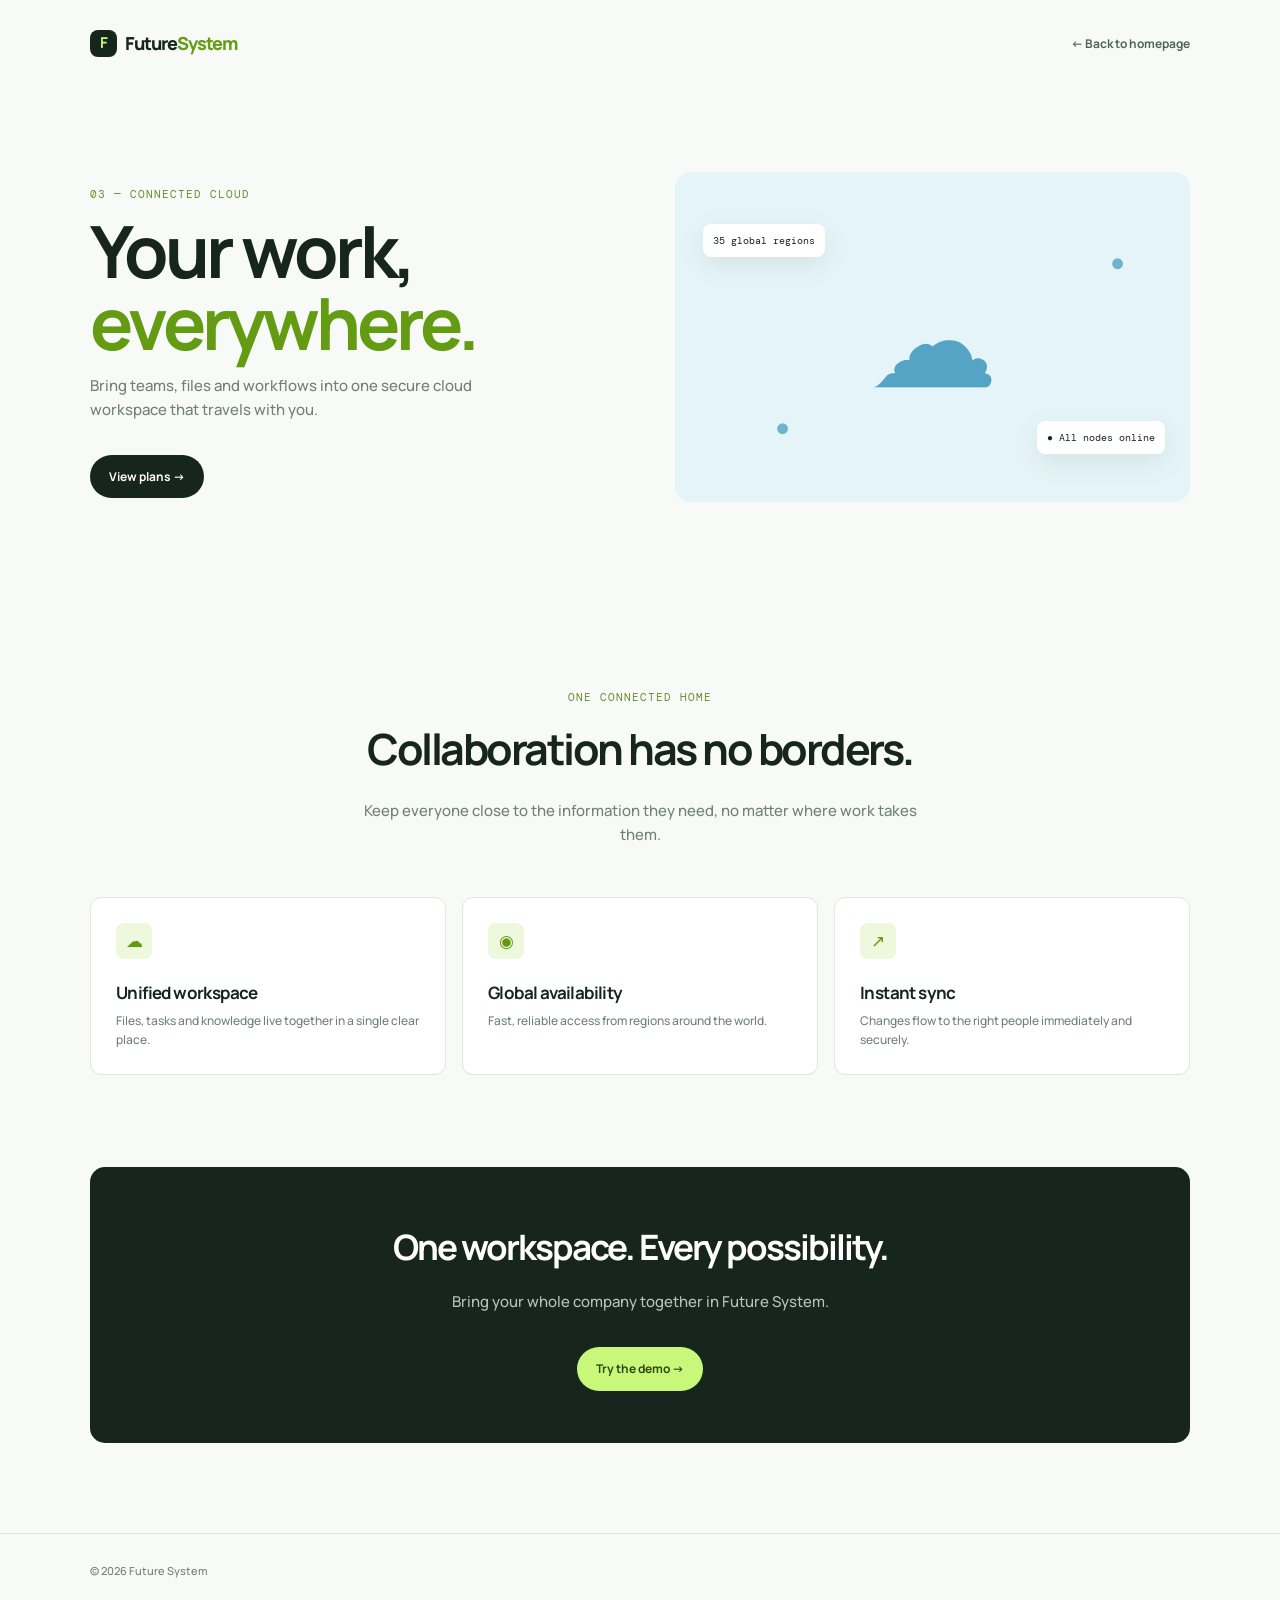
<file: cloud.html>
<!doctype html>
<html lang="en">
  <head>
    <meta charset="UTF-8" />
    <meta name="viewport" content="width=device-width, initial-scale=1.0" />

    <title>Cloud — Future System</title>
    
    <link rel="preconnect" href="https://fonts.googleapis.com" />
    <link rel="preconnect" href="https://fonts.gstatic.com" crossorigin />
    <link rel="icon" href="data:image/svg+xml,%3Csvg xmlns='http://www.w3.org/2000/svg' viewBox='0 0 64 64'%3E%3Crect x='3' y='3' width='58' height='58' rx='16' fill='%2306111d' stroke='%2300d9ff' stroke-width='3'/%3E%3Cpath d='M21 16h27v8H30v7h15v8H30v10h-9z' fill='%23baff3d'/%3E%3C/svg%3E">
    <link
      href="https://fonts.googleapis.com/css2?family=DM+Mono&family=Manrope:wght@400;500;600;700;800&display=swap"
      rel="stylesheet"
    />

    <link rel="stylesheet" href="feature.css" />
  </head>

  <body>
    <header class="shell top">
      <a class="brand" href="index.html">
        <b>F</b>
        Future<span>System</span>
      </a>

      <a class="back" href="index.html">← Back to homepage</a>
    </header>

    <main>
      <section class="shell hero">
        <div>
          <p class="eyebrow">03 — CONNECTED CLOUD</p>

          <h1>Your work, <em>everywhere.</em></h1>

          <p>
            Bring teams, files and workflows into one secure cloud workspace
            that travels with you.
          </p>

          <a class="button" href="index.html#pricing">
            View plans →
          </a>
        </div>

        <div class="visual cloud-visual">
          <div class="cloud-symbol">☁</div>

          <span class="node n1">●</span>
          <span class="node n2">●</span>
          <span class="node n3">●</span>

          <span class="bubble one">35 global regions</span>
          <span class="bubble two">● All nodes online</span>
        </div>
      </section>

      <section class="shell content">
        <div class="intro">
          <p class="eyebrow">ONE CONNECTED HOME</p>

          <h2>Collaboration has no borders.</h2>

          <p>
            Keep everyone close to the information they need, no matter where
            work takes them.
          </p>
        </div>

        <div class="grid">
          <article class="card">
            <i>☁</i>
            <h3>Unified workspace</h3>

            <p>
              Files, tasks and knowledge live together in a single clear
              place.
            </p>
          </article>

          <article class="card">
            <i>◉</i>
            <h3>Global availability</h3>

            <p>
              Fast, reliable access from regions around the world.
            </p>
          </article>

          <article class="card">
            <i>↗</i>
            <h3>Instant sync</h3>

            <p>
              Changes flow to the right people immediately and securely.
            </p>
          </article>
        </div>
      </section>

      <section class="shell cta">
        <h2>One workspace. Every possibility.</h2>

        <p>
          Bring your whole company together in Future System.
        </p>

        <a class="button" href="index.html#login">
          Try the demo →
        </a>
      </section>
    </main>

    <footer>
      <div class="shell">
        © 2026 Future System
      </div>
    </footer>
  </body>
</html>
</file>
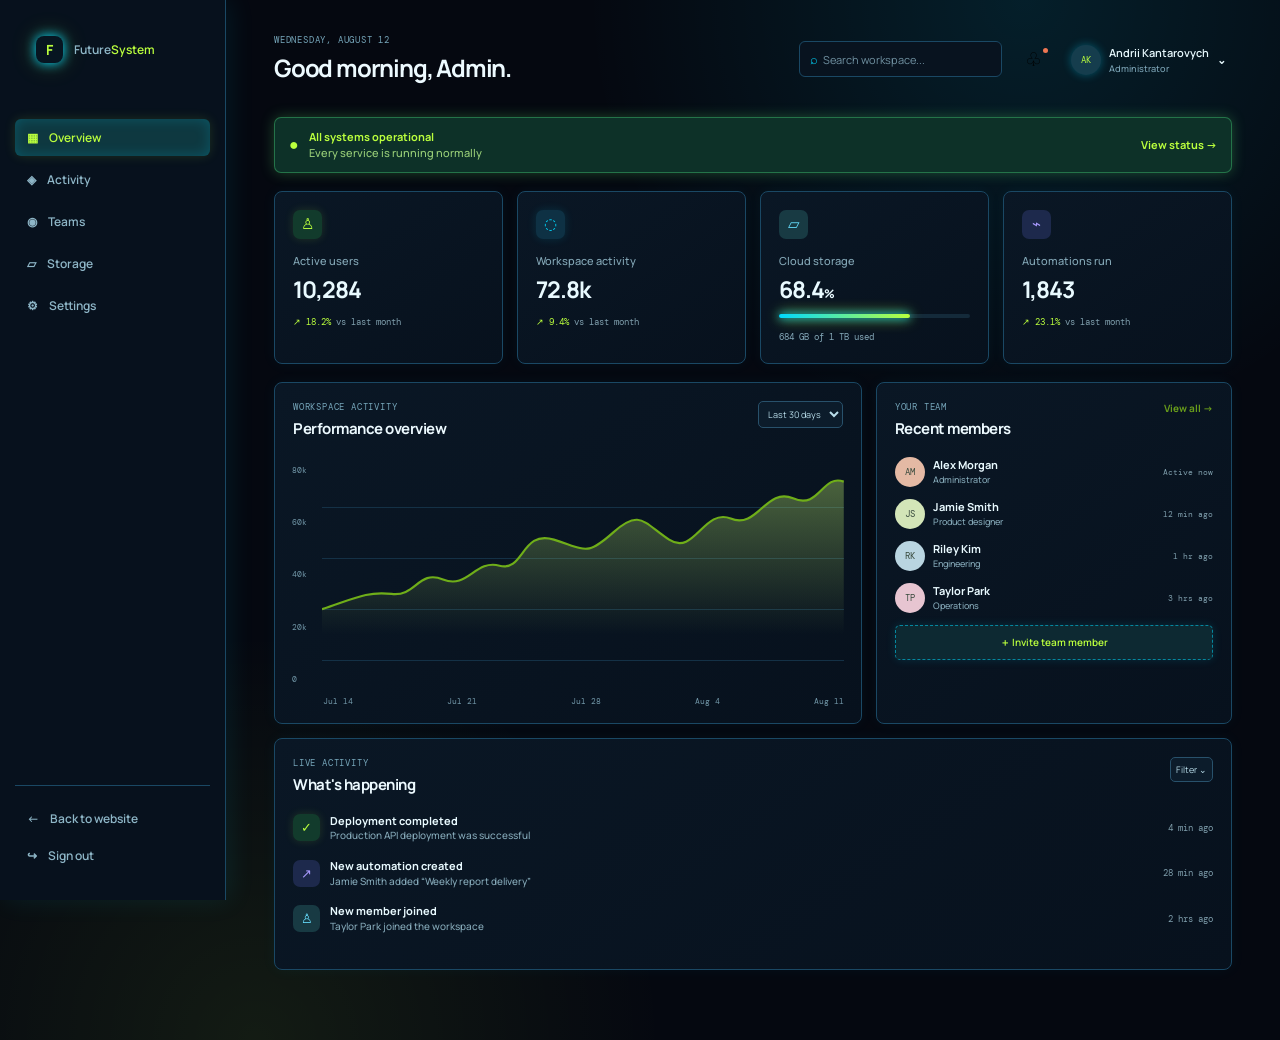
<file: dashboard.html>
<!doctype html>
<html lang="en">
  <head>
    <meta charset="UTF-8" />
    <meta name="viewport" content="width=device-width, initial-scale=1.0" />

    <title>Dashboard — Future System</title>

    <link rel="preconnect" href="https://fonts.googleapis.com" />
    <link rel="preconnect" href="https://fonts.gstatic.com" crossorigin />
    <link rel="icon" href="data:image/svg+xml,%3Csvg xmlns='http://www.w3.org/2000/svg' viewBox='0 0 64 64'%3E%3Crect x='3' y='3' width='58' height='58' rx='16' fill='%2306111d' stroke='%2300d9ff' stroke-width='3'/%3E%3Cpath d='M21 16h27v8H30v7h15v8H30v10h-9z' fill='%23baff3d'/%3E%3C/svg%3E">
    <link
      href="https://fonts.googleapis.com/css2?family=DM+Mono&family=Manrope:wght@400;500;600;700;800&display=swap"
      rel="stylesheet"
    />

    <link rel="stylesheet" href="dashboard.css" />
  </head>

  <body>
    <aside class="sidebar">
      <a class="dash-brand" href="index.html">
        <b>F</b>

        <span>
          Future<span>System</span>
        </span>
      </a>

      <nav>
        <a class="active" href="#overview">
          ▦
          <span>Overview</span>
        </a>

        <a href="#activity">
          ◈
          <span>Activity</span>
        </a>

        <a href="#teams">
          ◉
          <span>Teams</span>
        </a>

        <a href="#storage">
          ▱
          <span>Storage</span>
        </a>

        <a href="#settings">
          ⚙
          <span>Settings</span>
        </a>
      </nav>

      <div class="sidebar-bottom">
        <a href="index.html">
          ←
          <span>Back to website</span>
        </a>

        <button id="logout" type="button">
          ↪
          <span>Sign out</span>
        </button>
      </div>
    </aside>

    <main>
      <header class="dash-header">
        <div>
          <p>WEDNESDAY, AUGUST 12</p>
          <h1>Good morning, Admin.</h1>
        </div>

        <div class="top-actions">
          <div class="search-area">
  <label class="search">
    ⌕
    <input id="search" placeholder="Search workspace..." />
  </label>

  <div class="search-results" id="search-results">
    <button type="button" data-target="overview">▦ Overview</button>
    <button type="button" data-target="activity">◈ Activity</button>
    <button type="button" data-target="teams">◉ Team members</button>
    <button type="button" data-target="storage">▱ Cloud storage</button>
    <button type="button" data-target="settings">⚙ Settings</button>
  </div>
</div>

          <div class="notification-area">
  <button class="bell" type="button">
    ♧
    <i></i>
  </button>

  <div class="notification-menu">
    <div class="notification-title">
      <b>Notifications</b>
      <span>3 new</span>
    </div>

    <article>
      <i>✓</i>

      <div>
        <b>Deployment completed</b>
        <small>Your production update is live.</small>
      </div>
    </article>

    <article>
      <i>♙</i>

      <div>
        <b>New member joined</b>
        <small>Taylor Park joined your workspace.</small>
      </div>
    </article>

    <article>
      <i>↗</i>

      <div>
        <b>Monthly report ready</b>
        <small>Your July analytics report is available.</small>
      </div>
    </article>

    <button class="mark-read" type="button">
      Mark all as read
    </button>
  </div>
</div>

          <div class="profile-area">
  <button class="profile" type="button">
    <b>AK</b>

    <span>
      Andrii Kantarovych
      <br />
      <small>Administrator</small>
    </span>

    ⌄
  </button>

  <div class="profile-menu">
    <p>ACCOUNT</p>

    <button type="button" class="profile-action">
      👤 My profile
    </button>

    <button type="button" id="settings-button">
  ⚙ Settings
</button>

    <hr />

    <button type="button" class="profile-logout">
      ↪ Sign out
    </button>
  </div>
</div>
      
      </header>

      <section id="overview">
        <div class="system-status">
          <span>●</span>

          <div>
            <b>All systems operational</b>
            <small>Every service is running normally</small>
          </div>

          <a href="#activity">View status →</a>
        </div>

        <div class="metrics">
          <article>
            <span class="metric-icon lime">♙</span>
            <p>Active users</p>
            <strong>10,284</strong>
            <small class="up">↗ 18.2% <i>vs last month</i></small>
          </article>

          <article>
            <span class="metric-icon blue">◌</span>
            <p>Workspace activity</p>
            <strong>72.8k</strong>
            <small class="up">↗ 9.4% <i>vs last month</i></small>
          </article>

          <article id="storage">
            <span class="metric-icon orange">▱</span>
            <p>Cloud storage</p>
            <strong>68.4<span>%</span></strong>

            <div class="bar">
              <i></i>
            </div>

            <small>684 GB of 1 TB used</small>
          </article>

          <article>
            <span class="metric-icon purple">⌁</span>
            <p>Automations run</p>
            <strong>1,843</strong>
            <small class="up">↗ 23.1% <i>vs last month</i></small>
          </article>
        </div>
      </section>

      <section class="two-columns" id="activity">
        <article class="panel chart-panel">
          <div class="panel-title">
            <div>
              <p>WORKSPACE ACTIVITY</p>
              <h2>Performance overview</h2>
            </div>

            <select>
              <option>Last 30 days</option>
              <option>Last 7 days</option>
            </select>
          </div>

          <div class="chart-labels">
            <span>80k</span>
            <span>60k</span>
            <span>40k</span>
            <span>20k</span>
            <span>0</span>
          </div>

          <div class="line-chart">
            <svg viewBox="0 0 720 245" preserveAspectRatio="none">
              <defs>
                <linearGradient id="fill" x1="0" x2="0" y1="0" y2="1">
                  <stop stop-color="#b6e56c" stop-opacity=".38" />
                  <stop offset="1" stop-color="#b6e56c" stop-opacity="0" />
                </linearGradient>
              </defs>

              <path
                d="M0,210 C45,195 62,185 96,189 S133,155 167,169 S211,141 245,150 S275,100 320,114 S365,137 402,104 S444,91 479,114 S527,70 564,85 S613,41 650,57 S690,23 720,34 L720,245 L0,245Z"
                fill="url(#fill)"
              />

              <path
                d="M0,210 C45,195 62,185 96,189 S133,155 167,169 S211,141 245,150 S275,100 320,114 S365,137 402,104 S444,91 479,114 S527,70 564,85 S613,41 650,57 S690,23 720,34"
                fill="none"
                stroke="#6fae19"
                stroke-width="3"
              />
            </svg>
          </div>

          <div class="months">
            <span>Jul 14</span>
            <span>Jul 21</span>
            <span>Jul 28</span>
            <span>Aug 4</span>
            <span>Aug 11</span>
          </div>
        </article>

        <article class="panel team-panel" id="teams">
          <div class="panel-title">
            <div>
              <p>YOUR TEAM</p>
              <h2>Recent members</h2>
            </div>

            <a href="#teams">View all →</a>
          </div>

          <ul class="team-list"></ul>
            <li>
              <b class="avatar a1">AM</b>

              <span>
                Alex Morgan
                <small>Administrator</small>
              </span>

              <em>Active now</em>
            </li>

            <li>
              <b class="avatar a2">JS</b>

              <span>
                Jamie Smith
                <small>Product designer</small>
              </span>

              <em>12 min ago</em>
            </li>

            <li>
              <b class="avatar a3">RK</b>

              <span>
                Riley Kim
                <small>Engineering</small>
              </span>

              <em>1 hr ago</em>
            </li>

            <li>
              <b class="avatar a4">TP</b>

              <span>
                Taylor Park
                <small>Operations</small>
              </span>

              <em>3 hrs ago</em>
            </li>
          </ul>

          <button class="invite" type="button">
            ＋ Invite team member
          </button>
        </article>
      </section>

      <section class="panel events">
        <div class="panel-title">
          <div>
            <p>LIVE ACTIVITY</p>
            <h2>What's happening</h2>
          </div>

          <button class="filter" type="button">Filter ⌄</button>
        </div>

        <ul>
          <li>
            <i class="activity-icon green">✓</i>

            <span>
              <b>Deployment completed</b>
              <small>Production API deployment was successful</small>
            </span>

            <time>4 min ago</time>
          </li>

          <li>
            <i class="activity-icon purple">↗</i>

            <span>
              <b>New automation created</b>
              <small>Jamie Smith added “Weekly report delivery”</small>
            </span>

            <time>28 min ago</time>
          </li>

          <li>
            <i class="activity-icon orange">♙</i>

            <span>
              <b>New member joined</b>
              <small>Taylor Park joined the workspace</small>
            </span>

            <time>2 hrs ago</time>
          </li>
        </ul>
      </section>
    </main>

    <div class="settings-modal" id="settings-modal">
  <div class="settings-box">
    <button class="close-settings" type="button">✕</button>

    <p class="settings-label">WORKSPACE SETTINGS</p>
    <h2>Personal settings</h2>

    <label>
      Display name
      <input id="display-name" value="Andrii Kantarovych" />
    </label>

    <label>
      Email address
      <input value="andriikanta.7@gmail.com" type="email" />
    </label>

    <label class="switch-row">
      <span>
        Email notifications
        <small>Get important workspace updates.</small>
      </span>

      <input id="notifications" type="checkbox" checked />
    </label>

    <button class="save-settings" type="button">
      Save changes
    </button>
  </div>
</div>

<div class="invite-modal" id="invite-modal">
  <div class="invite-box">
    <button class="close-invite" type="button">✕</button>

    <p>NEW TEAM MEMBER</p>
    <h2>Invite someone</h2>

    <label>
      Full name
      <input id="member-name" placeholder="For example, John Smith" />
    </label>

    <label>
      Email address
      <input
        id="member-email"
        type="email"
        placeholder="john@company.com"
      />
    </label>

    <button class="send-invite" type="button">
      Send invitation
    </button>
  </div>
</div>

    <div class="dash-toast"></div>

    <script src="dashboard.js"></script>
  </body>
</html>
</file>
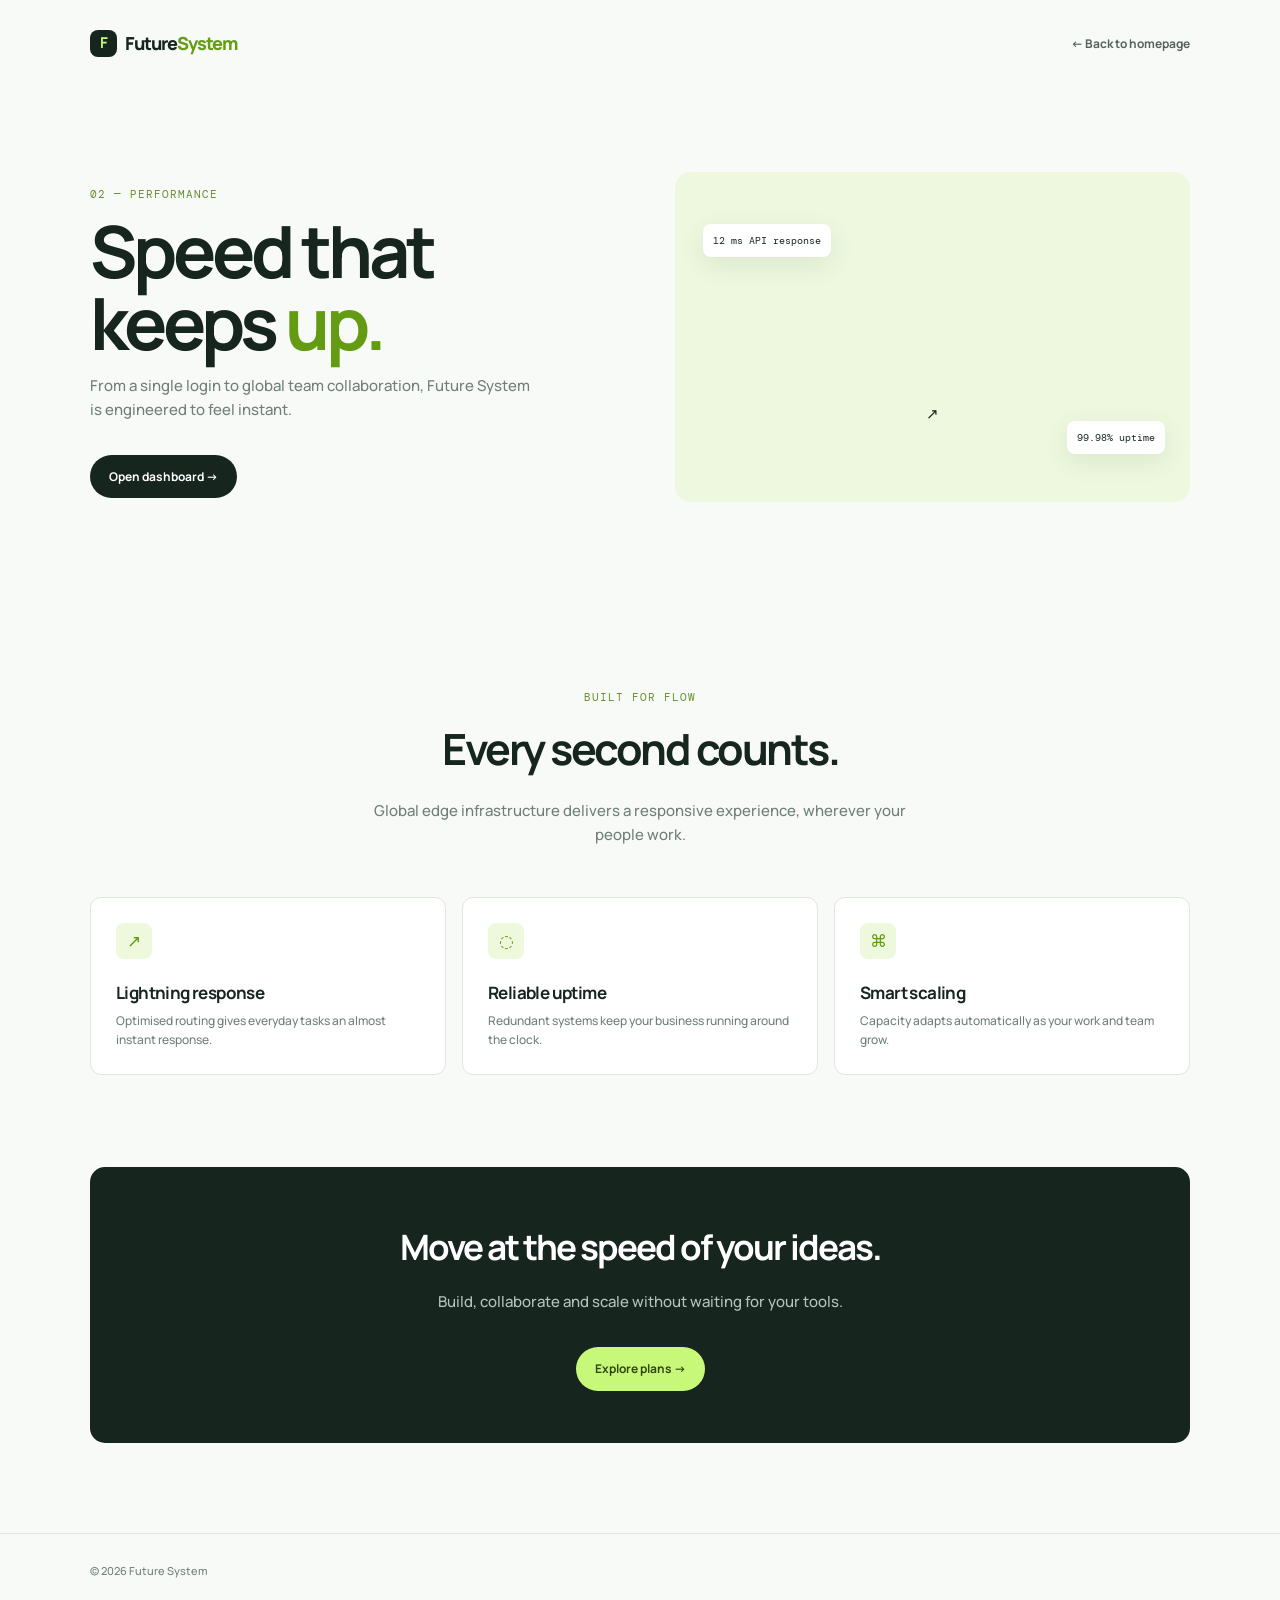
<file: fast.html>
<!doctype html>
<html lang="en">
  <head>
    <meta charset="UTF-8" />
    <meta name="viewport" content="width=device-width, initial-scale=1.0" />

    <title>Performance — Future System</title>
    <link rel="icon" href="data:image/svg+xml,%3Csvg xmlns='http://www.w3.org/2000/svg' viewBox='0 0 64 64'%3E%3Crect x='3' y='3' width='58' height='58' rx='16' fill='%2306111d' stroke='%2300d9ff' stroke-width='3'/%3E%3Cpath d='M21 16h27v8H30v7h15v8H30v10h-9z' fill='%23baff3d'/%3E%3C/svg%3E">
    <link rel="preconnect" href="https://fonts.googleapis.com" />
    <link rel="preconnect" href="https://fonts.gstatic.com" crossorigin />

    <link
      href="https://fonts.googleapis.com/css2?family=DM+Mono&family=Manrope:wght@400;500;600;700;800&display=swap"
      rel="stylesheet"
    />

    <link rel="stylesheet" href="feature.css" />
  </head>

  <body>
    <header class="shell top">
      <a class="brand" href="index.html">
        <b>F</b>
        Future<span>System</span>
      </a>

      <a class="back" href="index.html">← Back to homepage</a>
    </header>

    <main>
      <section class="shell hero">
        <div>
          <p class="eyebrow">02 — PERFORMANCE</p>

          <h1>Speed that keeps <em>up.</em></h1>

          <p>
            From a single login to global team collaboration, Future System is
            engineered to feel instant.
          </p>

          <a class="button" href="dashboard.html">
            Open dashboard →
          </a>
        </div>

        <div class="visual speed-visual">
          <div class="speed-lines"></div>
          <div class="bolt">↗</div>

          <span class="bubble one">12 ms API response</span>
          <span class="bubble two">99.98% uptime</span>
        </div>
      </section>

      <section class="shell content">
        <div class="intro">
          <p class="eyebrow">BUILT FOR FLOW</p>

          <h2>Every second counts.</h2>

          <p>
            Global edge infrastructure delivers a responsive experience,
            wherever your people work.
          </p>
        </div>

        <div class="grid">
          <article class="card">
            <i>↗</i>
            <h3>Lightning response</h3>

            <p>
              Optimised routing gives everyday tasks an almost instant
              response.
            </p>
          </article>

          <article class="card">
            <i>◌</i>
            <h3>Reliable uptime</h3>

            <p>
              Redundant systems keep your business running around the clock.
            </p>
          </article>

          <article class="card">
            <i>⌘</i>
            <h3>Smart scaling</h3>

            <p>
              Capacity adapts automatically as your work and team grow.
            </p>
          </article>
        </div>
      </section>

      <section class="shell cta">
        <h2>Move at the speed of your ideas.</h2>

        <p>
          Build, collaborate and scale without waiting for your tools.
        </p>

        <a class="button" href="index.html#pricing">
          Explore plans →
        </a>
      </section>
    </main>

    <footer>
      <div class="shell">
        © 2026 Future System
      </div>
    </footer>
  </body>
</html>
</file>
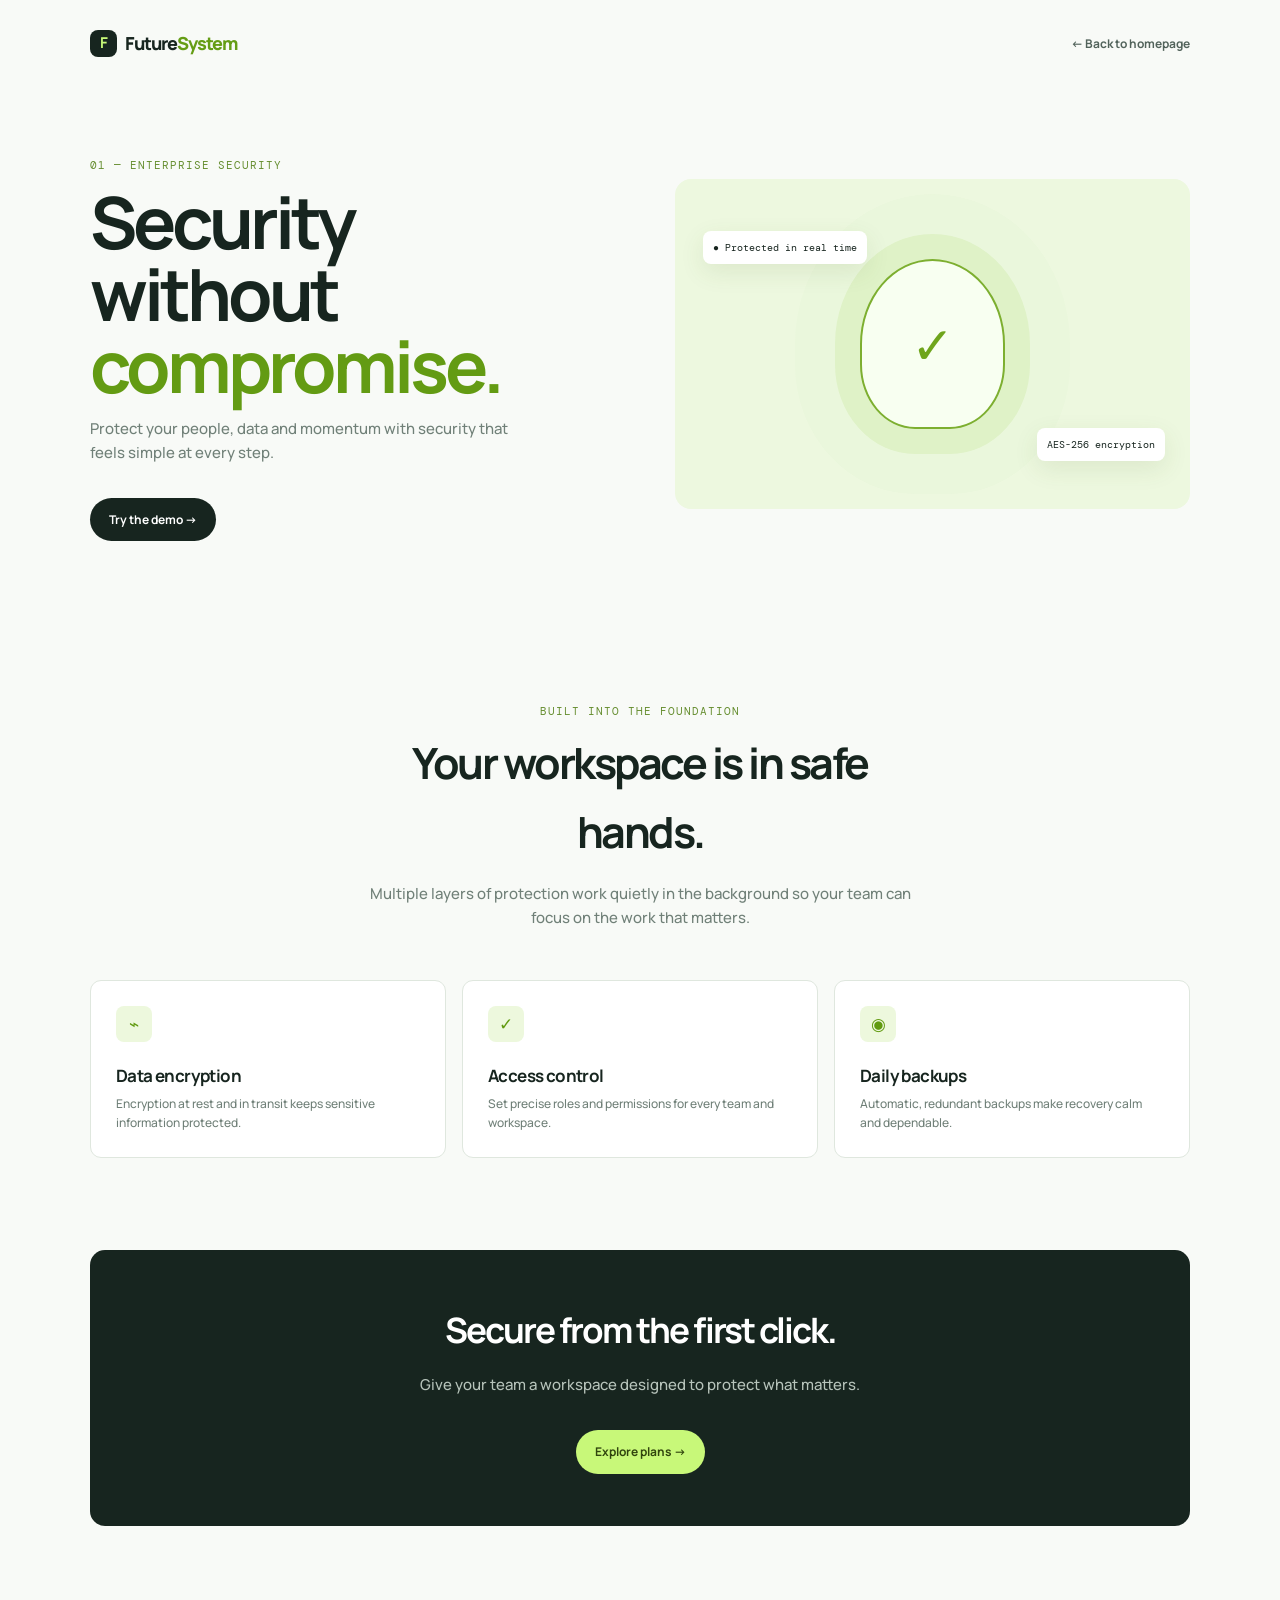
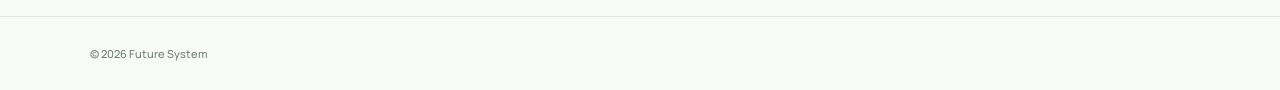
<file: secure.html>
<!doctype html>
<html lang="en">
  <head>
    <meta charset="UTF-8" />
    <meta name="viewport" content="width=device-width, initial-scale=1.0" />

    <title>Security — Future System</title>
    <link rel="icon" href="data:image/svg+xml,%3Csvg xmlns='http://www.w3.org/2000/svg' viewBox='0 0 64 64'%3E%3Crect x='3' y='3' width='58' height='58' rx='16' fill='%2306111d' stroke='%2300d9ff' stroke-width='3'/%3E%3Cpath d='M21 16h27v8H30v7h15v8H30v10h-9z' fill='%23baff3d'/%3E%3C/svg%3E">
    <link rel="preconnect" href="https://fonts.googleapis.com" />
    <link rel="preconnect" href="https://fonts.gstatic.com" crossorigin />

    <link
      href="https://fonts.googleapis.com/css2?family=DM+Mono&family=Manrope:wght@400;500;600;700;800&display=swap"
      rel="stylesheet"
    />

    <link rel="stylesheet" href="feature.css" />
  </head>

  <body>
    <header class="shell top">
      <a class="brand" href="index.html">
        <b>F</b>
        Future<span>System</span>
      </a>

      <a class="back" href="index.html">← Back to homepage</a>
    </header>

    <main>
      <section class="shell hero">
        <div>
          <p class="eyebrow">01 — ENTERPRISE SECURITY</p>

          <h1>Security without <em>compromise.</em></h1>

          <p>
            Protect your people, data and momentum with security that feels
            simple at every step.
          </p>

          <a class="button" href="index.html#login">
            Try the demo →
          </a>
        </div>

        <div class="visual">
          <div class="shield">✓</div>

          <span class="bubble one">
            ● Protected in real time
          </span>

          <span class="bubble two">
            AES-256 encryption
          </span>
        </div>
      </section>

      <section class="shell content">
        <div class="intro">
          <p class="eyebrow">BUILT INTO THE FOUNDATION</p>

          <h2>Your workspace is in safe hands.</h2>

          <p>
            Multiple layers of protection work quietly in the background so
            your team can focus on the work that matters.
          </p>
        </div>

        <div class="grid">
          <article class="card">
            <i>⌁</i>
            <h3>Data encryption</h3>

            <p>
              Encryption at rest and in transit keeps sensitive information
              protected.
            </p>
          </article>

          <article class="card">
            <i>✓</i>
            <h3>Access control</h3>

            <p>
              Set precise roles and permissions for every team and workspace.
            </p>
          </article>

          <article class="card">
            <i>◉</i>
            <h3>Daily backups</h3>

            <p>
              Automatic, redundant backups make recovery calm and dependable.
            </p>
          </article>
        </div>
      </section>

      <section class="shell cta">
        <h2>Secure from the first click.</h2>

        <p>
          Give your team a workspace designed to protect what matters.
        </p>

        <a class="button" href="index.html#pricing">
          Explore plans →
        </a>
      </section>
    </main>

    <footer>
      <div class="shell">
        © 2026 Future System
      </div>
    </footer>
  </body>
</html>
</file>
<file: feature.css>
:root {
    --ink: #17251f;
    --muted: #708078;
    --line: #dfe7de;
    --lime: #bff365;
    --pale: #edf8df;

    --mono: "DM Mono", monospace;
    --sans: "Manrope", sans-serif;
}

* {
    box-sizing: border-box;
}

body {
    margin: 0;
    background: #f8faf7;
    color: var(--ink);
    font: 500 15px/1.6 var(--sans);
}

a {
    text-decoration: none;
    color: inherit;
}

.shell {
    width: min(1100px, calc(100% - 48px));
    margin: auto;
}



.top {
    height: 87px;

    display: flex;
    align-items: center;
    justify-content: space-between;
}

.brand {
    font-size: 18px;
    font-weight: 800;
    letter-spacing: -1px;

    display: flex;
    align-items: center;
}

.brand b {
    width: 27px;
    height: 27px;

    display: grid;
    place-items: center;

    background: #17251f;
    color: #c7f979;

    border-radius: 8px;
    margin-right: 8px;

    font-size: 15px;
}

.brand span {
    color: #659d15;
}

.back {
    font-size: 12px;
    font-weight: 700;
    color: #52635b;
}

.hero {
    display: grid;
    grid-template-columns: 1fr 1fr;
    gap: 70px;
    align-items: center;

    min-height: 500px;
    padding: 60px 0;
}

.eyebrow {
    font: 11px var(--mono);
    letter-spacing: 1px;
    color: #668e30;
}

.hero h1 {
    font-size: clamp(47px, 6vw, 72px);
    letter-spacing: -4px;
    line-height: 1;
    margin: 14px 0;
}

.hero h1 em {
    font-style: normal;
    color: #639b13;
}

.hero p:not(.eyebrow) {
    max-width: 450px;
    color: var(--muted);
}

.button {
    display: inline-block;

    margin-top: 18px;
    padding: 12px 19px;

    background: var(--ink);
    border-radius: 100px;
    color: white;

    font-size: 12px;
    font-weight: 700;

    transition: 0.2s;
}

.button:hover {
    transform: translateY(-3px);
    box-shadow: 0 10px 20px #17251f25;
}


.visual {
    height: 330px;

    background: var(--pale);
    border-radius: 16px;

    position: relative;
    overflow: hidden;

    display: grid;
    place-items: center;
}

.shield {
    width: 145px;
    height: 170px;

    border-radius: 50% 50% 38% 38%;
    border: 2px solid #7daf30;
    background: #f8fff1;

    display: grid;
    place-items: center;

    font-size: 52px;
    color: #6fa51c;

    box-shadow:
        0 0 0 25px #dff2c7,
        0 0 0 65px #eaf7dc;
}

.bubble {
    position: absolute;

    background: white;
    padding: 10px;

    border-radius: 8px;
    box-shadow: 0 8px 24px #4a6a281b;

    font: 10px var(--mono);
}

.bubble.one {
    top: 52px;
    left: 28px;
}

.bubble.two {
    right: 25px;
    bottom: 48px;
}


.content {
    padding: 92px 0;
}

.intro {
    max-width: 580px;
    text-align: center;
    margin: 0 auto 50px;
}

.intro h2 {
    font-size: 43px;
    letter-spacing: -2.5px;
    margin: 8px 0;
}

.intro p:last-child {
    color: var(--muted);
}

.grid {
    display: grid;
    grid-template-columns: repeat(3, 1fr);
    gap: 16px;
}

.card {
    background: white;
    border: 1px solid var(--line);
    border-radius: 11px;
    padding: 25px;
}

.card i {
    width: 36px;
    height: 36px;

    display: grid;
    place-items: center;

    font-style: normal;
    border-radius: 8px;

    background: #edf8dd;
    color: #619a10;

    font-size: 17px;
}

.card h3 {
    font-size: 17px;
    letter-spacing: -0.6px;
    margin: 20px 0 5px;
}

.card p {
    font-size: 12px;
    color: var(--muted);
    margin: 0;
}


.cta {
    margin: 0 auto 90px;
    padding: 52px;

    background: #17251f;
    border-radius: 15px;
    color: white;

    text-align: center;
}

.cta h2 {
    font-size: 35px;
    letter-spacing: -2px;
    margin: 0;
}

.cta p {
    color: #b7c4bb;
}

.cta .button {
    background: #c8f879;
    color: #31450e;
}

footer {
    border-top: 1px solid var(--line);
    padding: 28px 0;

    color: #718078;
    font-size: 11px;
}

@media (max-width: 700px) {
    .hero {
        grid-template-columns: 1fr;
        gap: 25px;

        padding: 40px 0 65px;
    }

    .visual {
        height: 260px;
    }

    .grid {
        grid-template-columns: 1fr;
    }

    .content {
        padding: 65px 0;
    }

    .cta {
        padding: 36px 20px;
    }
}

@media (max-width: 500px) {
    .shell {
        width: calc(100% - 32px);
    }

    .top {
        height: 72px;
    }

    .back {
        font-size: 10px;
    }

    .hero h1 {
        letter-spacing: -2.7px;
    }

    .intro h2 {
        font-size: 34px;
        letter-spacing: -1.8px;
    }

    .cta h2 {
        font-size: 28px;
    }
}


.cloud-visual {
    background: #e5f4f9;
}

.cloud-symbol {
    z-index: 1;
    color: #55a4c5;
    font-size: 130px;
}

.node {
    position: absolute;
    color: #6eb4ce;
    font-size: 25px;
}

.n1 {
    top: 56px;
    left: 70px;
}

.n2 {
    top: 70px;
    right: 65px;
}

.n3 {
    bottom: 55px;
    left: 100px;
}
</file>
<file: dashboard.css>
:root {
    --ink: #1c2924;
    --muted: #718078;
    --line: #e1e8e1;
    --lime: #8ac331;
    --paper: #f6f8f5;

    --mono: "DM Mono", monospace;
    --sans: "Manrope", sans-serif;
}

* {
    box-sizing: border-box;
}

body {
    margin: 0;
    background: var(--paper);
    color: var(--ink);
    font: 500 13px/1.45 var(--sans);

    display: flex;
    min-height: 100vh;
}


.sidebar {
    width: 226px;
    height: 100vh;
    padding: 26px 15px;

    position: fixed;

    background: white;
    border-right: 1px solid var(--line);

    display: flex;
    flex-direction: column;
}

.dash-brand {
    font-size: 16px;
    font-weight: 800;

    display: flex;
    align-items: center;
    gap: 8px;

    margin: 0 9px 46px;
    color: var(--ink);
    text-decoration: none;
}

.dash-brand > b {
    display: grid;
    place-items: center;

    width: 27px;
    height: 27px;

    background: #1d2a25;
    color: #c9f775;
    border-radius: 8px;

    font-size: 14px;
}

.dash-brand span span {
    color: #71aa19;
}

.sidebar nav {
    display: grid;
    gap: 5px;
}

.sidebar a,
.sidebar button {
    border: 0;
    background: none;
    color: #748179;

    text-align: left;
    padding: 10px 12px;
    border-radius: 6px;

    font: 600 12px var(--sans);

    display: flex;
    gap: 11px;

    cursor: pointer;
    text-decoration: none;
}

.sidebar nav a.active {
    background: #eaf6d9;
    color: #5a9310;
}

.sidebar a:hover,
.sidebar button:hover {
    background: #f1f5ef;
    color: #5a9310;
}

.sidebar-bottom {
    margin-top: auto;
    border-top: 1px solid var(--line);
    padding-top: 14px;
}

.sidebar-bottom button {
    width: 100%;
}


main {
    margin-left: 226px;
    width: calc(100% - 226px);
    max-width: 1500px;

    padding: 34px 48px 70px;
}

.dash-header {
    display: flex;
    justify-content: space-between;
    align-items: center;

    margin-bottom: 31px;
}

.dash-header p,
.panel-title p {
    font: 9px var(--mono);
    letter-spacing: 0.8px;
    color: #809088;
    margin: 0 0 5px;
}

.dash-header h1 {
    font-size: 24px;
    letter-spacing: -1.2px;
    margin: 0;
}


.top-actions {
    display: flex;
    align-items: center;
    gap: 17px;
}

.search {
    width: 210px;
    padding: 8px 10px;

    background: white;
    border: 1px solid var(--line);
    border-radius: 6px;

    color: #9ba79f;
}

.search input {
    border: 0;
    outline: 0;
    width: 170px;

    font: 11px var(--sans);
}

.bell,
.profile {
    border: 0;
    background: none;
    cursor: pointer;
}

.bell {
    font-size: 19px;
    position: relative;
}

.bell i {
    position: absolute;
    width: 5px;
    height: 5px;

    background: #ee7653;
    border-radius: 50%;

    top: 1px;
    right: 0;
}

.profile {
    display: flex;
    align-items: center;
    gap: 8px;

    text-align: left;
    font: 600 11px var(--sans);
}

.profile > b,
.avatar {
    width: 30px;
    height: 30px;

    display: grid;
    place-items: center;

    border-radius: 50%;
    color: #384a3d;

    font: 9px var(--mono);
    background: #e4b9a4;
}

.profile small {
    color: #809087;
    font-weight: 500;
}


.system-status {
    display: flex;
    align-items: center;
    gap: 10px;

    padding: 11px 14px;

    background: #e8f6dc;
    border: 1px solid #d5eec1;
    border-radius: 7px;

    color: #51860f;
}

.system-status > span {
    font-size: 16px;
}

.system-status b,
.system-status small {
    display: block;
    font-size: 11px;
}

.system-status small {
    font-weight: 500;
    color: #759950;
}

.system-status a {
    margin-left: auto;
    color: #5f9516;

    font-size: 11px;
    font-weight: 700;
    text-decoration: none;
}


.metrics {
    display: grid;
    grid-template-columns: repeat(4, 1fr);
    gap: 14px;

    margin: 18px 0;
}

.metrics article,
.panel {
    background: white;
    border: 1px solid var(--line);
    border-radius: 8px;
    padding: 18px;
}

.metric-icon {
    width: 29px;
    height: 29px;

    display: grid;
    place-items: center;

    border-radius: 7px;
    margin-bottom: 14px;

    font-size: 15px;
}

.lime {
    background: #e9f7d7;
    color: #6ba918;
}

.blue {
    background: #e2f4f9;
    color: #3284a5;
}

.orange {
    background: #fff0e0;
    color: #e17838;
}

.purple {
    background: #eee9fc;
    color: #8168bc;
}

.metrics p {
    color: #7a8880;
    font-size: 11px;
    margin: 0;
}

.metrics strong {
    font-size: 23px;
    letter-spacing: -1px;
    display: block;
    margin: 4px 0 5px;
}

.metrics strong span {
    font-size: 12px;
}

.metrics small {
    font: 9px var(--mono);
    color: #7c8982;
}

.up {
    color: #6ca919 !important;
}

.up i {
    font-style: normal;
    color: #8b9891;
}

.bar {
    height: 4px;
    background: #eef1ed;
    border-radius: 4px;
    margin: 8px 0;
}

.bar i {
    display: block;
    width: 68.4%;
    height: 100%;

    background: #83c72c;
    border-radius: inherit;
}


.two-columns {
    display: grid;
    grid-template-columns: 1.65fr 1fr;
    gap: 14px;
}

.panel-title {
    display: flex;
    justify-content: space-between;
    align-items: start;
}

.panel-title h2 {
    font-size: 15px;
    letter-spacing: -0.5px;
    margin: 0;
}

.panel-title a {
    font-size: 10px;
    font-weight: 700;
    color: #689c1b;
    text-decoration: none;
}

.panel-title select,
.filter {
    background: white;
    border: 1px solid var(--line);
    border-radius: 5px;

    padding: 5px;

    font: 9px var(--sans);
    color: #67766e;
}


.chart-panel {
    height: 342px;
    position: relative;
}

.chart-labels {
    position: absolute;
    left: 17px;
    top: 82px;
    bottom: 39px;

    display: flex;
    flex-direction: column;
    justify-content: space-between;

    font: 8px var(--mono);
    color: #a0aca5;
}

.line-chart {
    position: absolute;
    left: 47px;
    right: 17px;
    top: 74px;

    height: 210px;

    background: repeating-linear-gradient(
        to bottom,
        transparent 0 50px,
        #f0f3ef 50px 51px
    );
}

.months {
    position: absolute;
    bottom: 17px;
    left: 48px;
    right: 17px;

    display: flex;
    justify-content: space-between;

    font: 8px var(--mono);
    color: #95a198;
}


.team-panel ul,
.events ul {
    list-style: none;
    padding: 0;
    margin: 17px 0;
}

.team-panel li {
    display: flex;
    align-items: center;
    gap: 8px;

    margin: 12px 0;
}

.team-panel li span {
    font-size: 11px;
    font-weight: 700;
}

.team-panel li small {
    display: block;
    color: #87948c;

    font-size: 9px;
    font-weight: 500;
}

.team-panel li em {
    margin-left: auto;

    color: #84918a;
    font: 8px var(--mono);
    font-style: normal;
}

.a2 {
    background: #d3e5b8;
}

.a3 {
    background: #b9d5e1;
}

.a4 {
    background: #e7c5d1;
}

.invite {
    width: 100%;
    padding: 9px;

    background: #f2f8e9;
    border: 1px dashed #b9d999;
    border-radius: 5px;

    color: #62971b;
    font: 600 10px var(--sans);

    cursor: pointer;
}


.events {
    margin-top: 14px;
}

.events li {
    display: flex;
    align-items: center;
    gap: 10px;

    margin: 15px 0;
}

.activity-icon {
    width: 27px;
    height: 27px;

    display: grid;
    place-items: center;

    border-radius: 7px;
    font-style: normal;
}

.green {
    background: #e9f7d7;
    color: #649d16;
}

.events .purple {
    background: #ede9fc;
    color: #8269bd;
}

.events .orange {
    background: #fff0df;
    color: #e57c39;
}

.events li span b {
    display: block;
    font-size: 11px;
}

.events li span small {
    display: block;
    color: #839188;
    font-size: 10px;
}

.events time {
    margin-left: auto;
    color: #8c9891;
    font: 9px var(--mono);
}

.dash-toast {
    position: fixed;
    right: 22px;
    bottom: 22px;

    background: #1e2c26;
    color: white;

    padding: 11px 15px;
    border-radius: 7px;

    opacity: 0;
    transform: translateY(12px);
    transition: 0.2s;
}

.dash-toast.show {
    opacity: 1;
    transform: translateY(0);
}

@media (max-width: 980px) {
    .metrics {
        grid-template-columns: repeat(2, 1fr);
    }

    .two-columns {
        grid-template-columns: 1fr;
    }

    .sidebar {
        width: 62px;
        padding: 22px 8px;
    }

    .dash-brand span,
    .sidebar a span,
    .sidebar button span {
        display: none;
    }

    .dash-brand {
        margin: 0 auto 45px;
    }

    .sidebar a,
    .sidebar button {
        justify-content: center;
        font-size: 16px;
    }

    .sidebar-bottom {
        width: 100%;
    }

    main {
        margin-left: 62px;
        width: calc(100% - 62px);
        padding: 26px;
    }
}


@media (max-width: 650px) {
    .sidebar {
        display: none;
    }

    main {
        margin: 0;
        width: 100%;
        padding: 20px 14px;
    }

    .dash-header {
        align-items: start;
    }

    .dash-header h1 {
        font-size: 19px;
    }

    .search,
    .profile span {
        display: none;
    }

    .metrics {
        gap: 8px;
    }

    .metrics article {
        padding: 12px;
    }

    .metrics strong {
        font-size: 19px;
    }

    .system-status a {
        display: none;
    }

    .events time {
        display: none;
    }

    .chart-panel {
        height: 300px;
    }

    .line-chart {
        height: 165px;
    }
}



.profile-area {
    position: relative;
}

.profile-menu {
    position: absolute;
    top: 46px;
    right: 0;
    z-index: 20;

    width: 185px;
    padding: 10px;

    background: #08131f;
    border: 1px solid #1a4864;
    border-radius: 8px;

    box-shadow: 0 14px 30px #00000066;

    opacity: 0;
    pointer-events: none;
    transform: translateY(-8px);

    transition: 0.2s;
}

.profile-menu.open {
    opacity: 1;
    pointer-events: auto;
    transform: translateY(0);
}

.profile-menu p {
    margin: 5px 8px 9px;
    color: #7b9cad;

    font: 9px var(--mono);
    letter-spacing: 1px;
}

.profile-menu button {
    width: 100%;
    padding: 9px 8px;

    border: 0;
    border-radius: 5px;
    background: transparent;

    color: #dff6ff;
    text-align: left;

    font: 600 11px var(--sans);
    cursor: pointer;
}

.profile-menu button:hover {
    background: #103144;
    color: #baff3d;
}

.profile-menu hr {
    border: 0;
    border-top: 1px solid #1a4864;
    margin: 8px 0;
}

.profile-menu .profile-logout {
    color: #ff9c83;
}


.settings-modal {
    position: fixed;
    inset: 0;
    z-index: 100;

    display: grid;
    place-items: center;

    padding: 20px;
    background: #00000099;

    opacity: 0;
    pointer-events: none;

    transition: 0.2s;
}

.settings-modal.open {
    opacity: 1;
    pointer-events: auto;
}

.settings-box {
    width: min(420px, 100%);
    padding: 30px;

    position: relative;

    background: #08131f;
    border: 1px solid #00d9ff66;
    border-radius: 12px;

    box-shadow:
        0 0 24px #00d9ff55,
        0 0 50px #baff3d22;
}

.settings-box h2 {
    margin: 5px 0 24px;
    color: #e9faff;
    font-size: 23px;
    letter-spacing: -1px;
}

.settings-label {
    margin: 0;
    color: #00d9ff;

    font: 9px var(--mono);
    letter-spacing: 1px;
}

.settings-box label:not(.switch-row) {
    display: grid;
    gap: 6px;

    margin: 15px 0;
    color: #b8d4df;

    font-size: 11px;
    font-weight: 700;
}

.settings-box input:not([type="checkbox"]) {
    padding: 10px;

    background: #050d16;
    border: 1px solid #24506c;
    border-radius: 6px;

    color: #edfaff;
    outline-color: #00d9ff;
}

.switch-row {
    display: flex;
    justify-content: space-between;
    align-items: center;

    margin: 22px 0;
    color: #dff6ff;

    font-size: 12px;
    font-weight: 700;
}

.switch-row small {
    display: block;
    margin-top: 2px;

    color: #7da5b7;
    font-size: 10px;
    font-weight: 500;
}

.switch-row input {
    width: 18px;
    height: 18px;
    accent-color: #baff3d;
}

.close-settings {
    position: absolute;
    top: 14px;
    right: 14px;

    border: 0;
    background: transparent;
    color: #8eb8cb;

    font-size: 16px;
    cursor: pointer;
}

.save-settings {
    width: 100%;
    padding: 11px;

    background: linear-gradient(135deg, #00d9ff, #baff3d);
    border: 0;
    border-radius: 7px;

    color: #03100d;
    font-weight: 800;
    cursor: pointer;

    box-shadow: 0 0 16px #00d9ff55;
}


.settings-modal {
    display: none;

    position: fixed;
    inset: 0;
    z-index: 9999;

    place-items: center;
    padding: 20px;

    background: rgba(0, 0, 0, 0.72);
}

.settings-modal.open {
    display: grid;
}

.settings-box {
    position: relative;

    width: min(420px, 100%);
    padding: 30px;

    background: #08131f;
    border: 1px solid #00d9ff;
    border-radius: 14px;

    box-shadow:
        0 0 25px #00d9ff88,
        0 0 55px #baff3d33;

    color: #e9faff;
}

.settings-label {
    margin: 0;
    color: #00d9ff;

    font-family: "DM Mono", monospace;
    font-size: 10px;
    letter-spacing: 1px;
}

.settings-box h2 {
    margin: 7px 0 25px;
    font-size: 25px;
}

.settings-box label:not(.switch-row) {
    display: grid;
    gap: 6px;

    margin: 15px 0;
    color: #b8d4df;

    font-size: 11px;
    font-weight: 700;
}

.settings-box input:not([type="checkbox"]) {
    width: 100%;
    padding: 11px;

    background: #050d16;
    border: 1px solid #24506c;
    border-radius: 6px;

    color: #edfaff;
}

.switch-row {
    display: flex;
    align-items: center;
    justify-content: space-between;

    margin: 22px 0;
    color: #dff6ff;

    font-size: 12px;
    font-weight: 700;
}

.switch-row small {
    display: block;
    color: #7da5b7;

    font-size: 10px;
    font-weight: 500;
}

.switch-row input {
    width: 18px;
    height: 18px;
    accent-color: #baff3d;
}

.close-settings {
    position: absolute;
    top: 13px;
    right: 14px;

    border: 0;
    background: transparent;
    color: #8eb8cb;

    font-size: 17px;
    cursor: pointer;
}

.save-settings {
    width: 100%;
    padding: 12px;

    background: linear-gradient(135deg, #00d9ff, #baff3d);
    border: 0;
    border-radius: 7px;

    color: #03100d;
    font-weight: 800;
    cursor: pointer;
}


.invite-modal {
    display: none;

    position: fixed;
    inset: 0;
    z-index: 9999;

    place-items: center;
    padding: 20px;

    background: rgba(0, 0, 0, 0.72);
}

.invite-modal.open {
    display: grid;
}

.invite-box {
    position: relative;

    width: min(400px, 100%);
    padding: 30px;

    background: #08131f;
    border: 1px solid #baff3d;
    border-radius: 14px;

    color: #e9faff;

    box-shadow:
        0 0 24px #baff3d66,
        0 0 50px #00d9ff33;
}

.invite-box > p {
    margin: 0;
    color: #baff3d;

    font-family: "DM Mono", monospace;
    font-size: 10px;
    letter-spacing: 1px;
}

.invite-box h2 {
    margin: 7px 0 25px;
    font-size: 25px;
}

.invite-box label {
    display: grid;
    gap: 6px;

    margin: 15px 0;
    color: #b8d4df;

    font-size: 11px;
    font-weight: 700;
}

.invite-box input {
    width: 100%;
    padding: 11px;

    background: #050d16;
    border: 1px solid #24506c;
    border-radius: 6px;

    color: #edfaff;
}

.close-invite {
    position: absolute;
    top: 13px;
    right: 14px;

    border: 0;
    background: transparent;
    color: #8eb8cb;

    font-size: 17px;
    cursor: pointer;
}

.send-invite {
    width: 100%;
    margin-top: 10px;
    padding: 12px;

    background: linear-gradient(135deg, #00d9ff, #baff3d);
    border: 0;
    border-radius: 7px;

    color: #03100d;
    font-weight: 800;
    cursor: pointer;
}


.search-area {
    position: relative;
}

.search-results {
    display: none;

    position: absolute;
    top: 43px;
    left: 0;
    z-index: 50;

    width: 230px;
    padding: 7px;

    background: #08131f;
    border: 1px solid #00d9ff66;
    border-radius: 8px;

    box-shadow: 0 12px 30px #00000077;
}

.search-results.open {
    display: grid;
}

.search-results button {
    padding: 9px;

    border: 0;
    border-radius: 5px;
    background: transparent;

    color: #dff6ff;
    text-align: left;

    font-size: 11px;
    font-weight: 700;
    cursor: pointer;
}

.search-results button:hover {
    background: #103144;
    color: #baff3d;
}

.search-results button.hidden {
    display: none;
}


.search-area {
    position: relative;
}

.search-results {
    display: none !important;

    position: absolute;
    top: 44px;
    left: 0;
    z-index: 100;

    width: 230px;
    padding: 7px;

    background: #08131f;
    border: 1px solid #00d9ff;
    border-radius: 8px;

    box-shadow: 0 12px 30px #00000088;
}

.search-results.open {
    display: grid !important;
}

.search-results button {
    width: 100%;
    padding: 9px;

    border: 0;
    border-radius: 5px;
    background: transparent;

    color: #dff6ff;
    text-align: left;

    font-size: 11px;
    font-weight: 700;
    cursor: pointer;
}

.search-results button:hover {
    background: #103144;
    color: #baff3d;
}

.search-results button.hidden {
    display: none !important;
}



.sidebar nav a.active {
    background: #0e3840;
    color: #baff3d;

    box-shadow:
        inset 0 0 14px #00d9ff33,
        0 0 10px #baff3d22;
}



.notification-area {
    position: relative;
}

.notification-menu {
    display: none;

    position: absolute;
    top: 39px;
    right: 0;
    z-index: 100;

    width: 310px;
    padding: 13px;

    background: #08131f;
    border: 1px solid #00d9ff66;
    border-radius: 10px;

    box-shadow:
        0 14px 32px #00000088,
        0 0 20px #00d9ff22;
}

.notification-menu.open {
    display: block;
}

.notification-title {
    display: flex;
    align-items: center;
    justify-content: space-between;

    padding: 3px 3px 11px;
    border-bottom: 1px solid #1a4864;

    color: #e9faff;
}

.notification-title span {
    color: #baff3d;
    font: 9px var(--mono);
}

.notification-menu article {
    display: flex;
    gap: 10px;

    padding: 12px 3px;
    border-bottom: 1px solid #143247;
}

.notification-menu article i {
    width: 28px;
    height: 28px;

    display: grid;
    place-items: center;
    flex-shrink: 0;

    background: #10392e;
    color: #baff3d;
    border-radius: 7px;

    font-style: normal;
}

.notification-menu article:nth-child(3) i {
    background: #103144;
    color: #00d9ff;
}

.notification-menu article b,
.notification-menu article small {
    display: block;
}

.notification-menu article b {
    color: #dff6ff;
    font-size: 11px;
}

.notification-menu article small {
    color: #83aab9;
    font-size: 10px;
}

.mark-read {
    width: 100%;
    margin-top: 10px;
    padding: 8px;

    background: #102c35;
    border: 1px solid #1d5b71;
    border-radius: 6px;

    color: #baff3d;
    font-size: 10px;
    font-weight: 700;
    cursor: pointer;
}

@media (max-width: 650px) {
    .notification-menu {
        right: -75px;
        width: min(310px, calc(100vw - 28px));
    }
}

body {
    background:
        radial-gradient(circle at 80% 0%, #00d9ff1c, transparent 30%),
        radial-gradient(circle at 20% 100%, #baff3d14, transparent 28%),
        #050810;

    color: #e9faff;
}

.sidebar {
    background: #07111d;
    border-color: #1a4864;

    box-shadow: 4px 0 25px #00d9ff16;
}

.dash-brand {
    color: #e9faff;
}

.dash-brand > b {
    background: #071521;
    color: #baff3d;

    box-shadow:
        0 0 12px #00d9ff,
        0 0 25px #baff3d44;
}

.dash-brand span span {
    color: #baff3d;
}

.sidebar a,
.sidebar button {
    color: #8eb6c7;
}

.sidebar a:hover,
.sidebar button:hover {
    background: #102637;
    color: #00d9ff;
}

.sidebar nav a.active {
    background: #0e3840;
    color: #baff3d;

    box-shadow:
        inset 0 0 14px #00d9ff33,
        0 0 12px #baff3d22;
}

.sidebar-bottom {
    border-color: #1a4864;
}

.dash-header p,
.panel-title p {
    color: #76a6ba;
}

.dash-header h1,
.panel-title h2 {
    color: #edfaff;
}

.search {
    background: #08131f;
    border-color: #1a4864;
    color: #00d9ff;
}

.search input {
    background: transparent;
    color: #e9faff;
}

.search input::placeholder {
    color: #7192a2;
}

.profile {
    color: #e9faff;
}

.profile small {
    color: #7da5b7;
}

.profile > b {
    background: #153d4d;
    color: #baff3d;

    box-shadow: 0 0 10px #00d9ff55;
}

.system-status {
    background: #0d3128;
    border-color: #48d67b66;
    color: #baff3d;

    box-shadow: 0 0 14px #6dff7840;
}

.system-status small {
    color: #99cf78;
}

.system-status a {
    color: #baff3d;
}

.metrics article,
.panel {
    background: linear-gradient(145deg, #0a1725, #07111d);
    border-color: #1a4864;

    box-shadow: 0 0 15px #00d9ff0c;
}

.metrics article:hover,
.panel:hover {
    border-color: #00d9ff77;

    box-shadow:
        0 0 15px #00d9ff33,
        0 0 25px #baff3d12;
}

.metrics p,
.metrics small,
.team-panel li small,
.events li span small {
    color: #85a9b8;
}

.metrics strong,
.team-panel li span,
.events li span b {
    color: #e9faff;
}

.metric-icon.lime,
.activity-icon.green {
    background: #123b2c;
    color: #baff3d;

    box-shadow: 0 0 10px #baff3d22;
}

.metric-icon.blue {
    background: #0e3144;
    color: #00d9ff;

    box-shadow: 0 0 10px #00d9ff22;
}

.metric-icon.orange,
.activity-icon.orange {
    background: #183a43;
    color: #67dfff;
}

.metric-icon.purple,
.activity-icon.purple {
    background: #1d294c;
    color: #a99aff;
}

.up {
    color: #baff3d !important;
}

.up i {
    color: #7f9eac;
}

.bar {
    background: #142a3a;
}

.bar i {
    background: linear-gradient(90deg, #00d9ff, #baff3d);

    box-shadow:
        0 0 8px #00d9ff,
        0 0 14px #baff3d;
}

.line-chart {
    background: repeating-linear-gradient(
        to bottom,
        transparent 0 50px,
        #143146 50px 51px
    );
}

.chart-labels,
.months {
    color: #7196a7;
}

.team-panel li em,
.events time {
    color: #7f9eac;
}

.invite {
    background: #0d2932;
    border-color: #00d9ff88;
    color: #baff3d;

    box-shadow: 0 0 10px #00d9ff22;
}

.invite:hover {
    background: #123d48;
    box-shadow:
        0 0 14px #00d9ff55,
        0 0 20px #baff3d22;
}

.filter,
.panel-title select {
    background: #0c1c2b;
    border-color: #28516b;
    color: #b8dce9;
}
</file>
